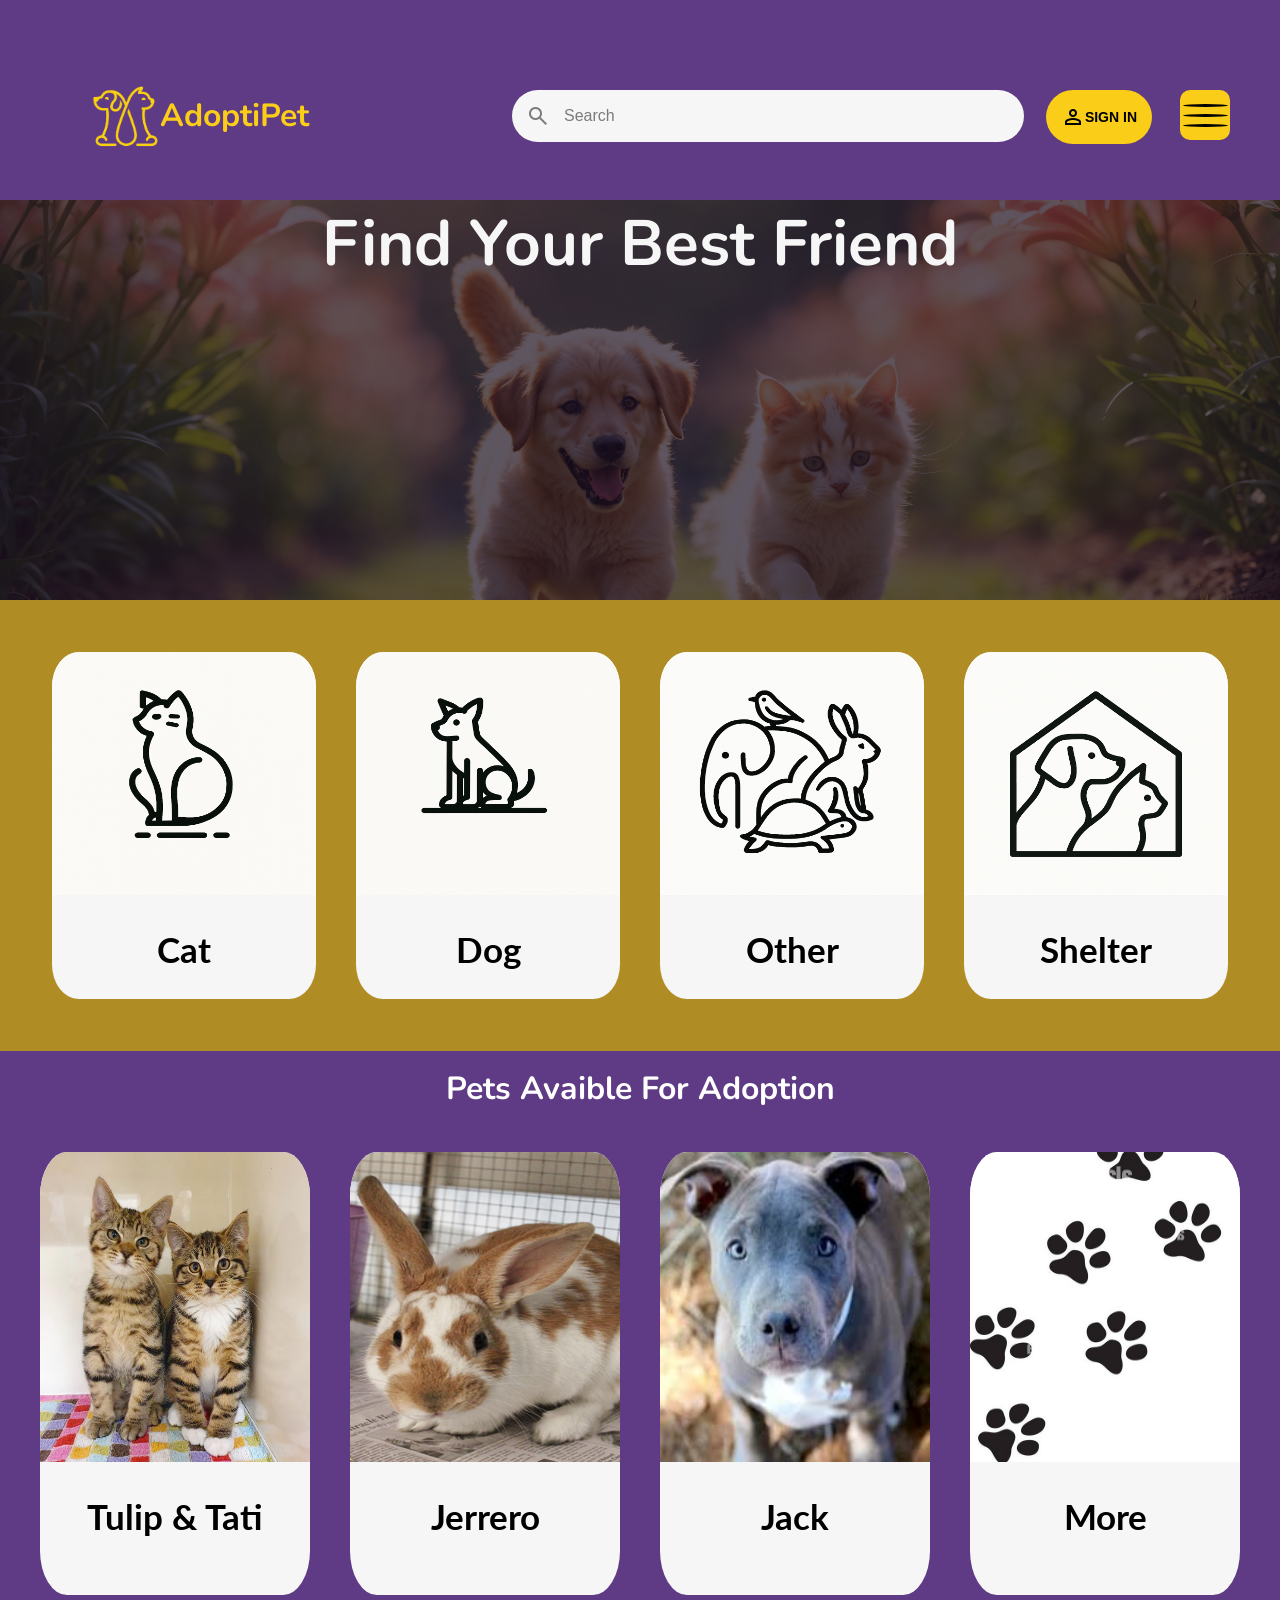
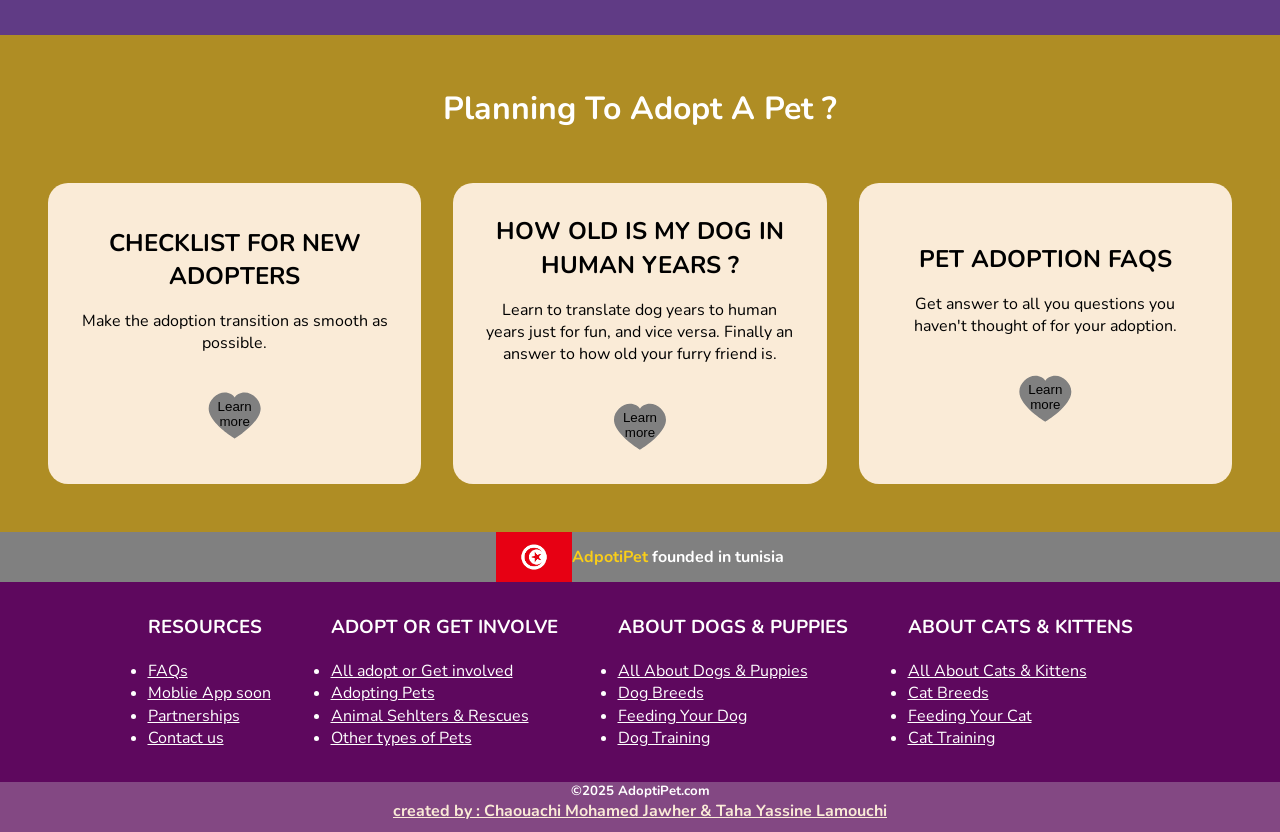
<file: html/index.html>
<html lang="en">
<head>
    <meta charset="UTF-8">
    <meta name="viewport" content="width=device-width, initial-scale=1.0">
    <link rel="stylesheet" href="../css/style.css">
    <title>AdoptiPet</title>
    <link rel="preconnect" href="https://fonts.googleapis.com">
    <link rel="preconnect" href="https://fonts.gstatic.com" crossorigin>
    <link href="https://fonts.googleapis.com/css2?family=Delius&family=Nunito:ital,wght@0,200..1000;1,200..1000&family=Poppins:ital,wght@0,100;0,200;0,300;0,400;0,500;0,600;0,700;0,800;0,900;1,100;1,200;1,300;1,400;1,500;1,600;1,700;1,800;1,900&family=Roboto:ital,wght@0,100..900;1,100..900&display=swap" rel="stylesheet">
    <link rel="stylesheet" href="https://fonts.googleapis.com/css2?family=Material+Symbols+Outlined" />
    <link href="https://fonts.googleapis.com/css2?family=Dancing+Script:wght@600&display=swap" rel="stylesheet">
    <link href="https://fonts.googleapis.com/css2?family=Lato:ital,wght@0,100;0,300;0,400;0,700;0,900;1,100;1,300;1,400;1,700;1,900&display=swap" rel="stylesheet">
    <link rel="stylesheet" href="../css/calculator.css">
</head>
<body>
    <header>
        <section>
            <div class="sign-in">
                <span class="person material-symbols-outlined">person</span>    
                <button class="sign-in-btn" id="lgin">SIGN IN</button>
            </div>
            <div class="logo">
                <img class="logo-pic" src="../img/logo-nobg.png" >
                <h1 class="txt">AdoptiPet</h1>
            </div>
            <form >
            <div class="search">
                <span class="search-icon material-symbols-outlined">search</span>
                <input class="search-input" type="search" placeholder="Search">
            </div>
            </form>
            <div class="menu-wrap">
                <input type="checkbox" class="toggler">
                <div class="hamburger">
                    <div></div>
                </div>
                <div class="menu">
                    <div>
                        <div>
                            <ul>
                                <li><a href="">Home</a></li>
                                <li><a href="">Cats</a></li>
                                <li><a href="">Dogs</a></li>
                                <li><a href="">My Pets</a></li>
                            </ul>
                        </div>
                    </div>
                </div>
            </div>
        </section> 
    </header>
    <section>
            <div class="text">
                <h1>find your best friend</h1>
                <div class="pic"></div> 
            </div>
            <div class="Animals">
                <div class="four">
                    <div class="shadowBg"></div>
                    <div class="img-container"><img src="../img/cat1.png" alt=""><h3>cat</h3><div class="line"></div></div>
                    <div class="img-container"><img src="../img/kalleb2.png" alt=""><h3>dog</h3><div class="line"></div></div>
                    <div class="img-container"><img src="../img/others.png" alt=""><h3>other</h3><div class="line"></div></div>
                    <div class="img-container" ><img src="../img/shelter.png" alt="" ><h3>shelter</h3><div class="line"></div></div>
                </div>
            </div>
    </section>
    <section class="available">
       
        <div class="section2">
            
            <h1> Pets Avaible for Adoption </h1>
            <div class="grid-container">
                
                <div class="img-container"><img src="../img/adoptionCats.jpg" alt=""><h3>tulip & Tati</h3><div class="line"></div></div>
                <div class="img-container"><img src="../img/adoptionRabit.jpg" alt=""><h3>jerrero</h3><div class="line"></div></div>
                <div class="img-container"><img src="../img/adoptionPit2.jpeg" alt=""><h3>jack</h3><div class="line"></div></div>   
                <div class="img-container" id="petsAdpt"><img src="../img/pawimg5.jpg" alt=""><h3>more</h3><div class="line"></div></div>           
            </div>
         </div>
    </section>
    <section class="trivia">
        
        <div class="article-space">
            
            <div class="section_article_title">
                <h1>Planning To Adopt a Pet ?</h1>
            </div>
            <div class="articles">
                <div class="article-1">
                    <h2>CHECKLIST FOR NEW ADOPTERS</h2>
                    <P>Make the adoption transition as smooth as possible. </P>
                    <button>Learn more</button>
                </div>
                <div class="article-1 calcDog">
                    <h2>HOW OLD IS MY DOG IN HUMAN YEARS ?</h2>
                    <P>Learn to translate dog years to human years just for fun, and vice versa. Finally an answer to how old your furry friend is.</P>
                    <button>Learn more</button>
                </div>
                <div class="article-1">
                    <h2>PET ADOPTION FAQS</h2>
                    <P>Get answer to all you questions you haven't thought of for your adoption. </P>
                    <button>Learn more</button>
                </div>
            </div>
            <div class="shadowBg"></div>
        </div>
    </section>
    <script src="../js/dogAge.js"></script>
    <footer>
            <div class="tunisia">
                <img src="../img/tunisia.webp" alt="">
                <h4><span>AdpotiPet</span> founded in tunisia</h4>
            </div>
            <div class="fin">
                <div class="pp">
                    <h3>RESOURCES</h3>
                    <ul>
                        <li><a href="">FAQs</a></li>
                        <li><a href="">Moblie App soon</a></li>
                        <li><a href="">Partnerships</a></li>
                        <li><a href="">Contact us</a></li>

                    </ul>
                </div>
                <div class="pp">
                    <h3>ADOPT OR GET INVOLVE</h3>
                    <ul>
                        <li><a href="">All adopt or Get involved</a></li>
                        <li><a href="">Adopting Pets</a></li>
                        <li><a href="">Animal Sehlters & Rescues</a></li>
                        <li><a href="">Other types of Pets</a></li>

                    </ul>
                </div>
                <div class="pp">
                    <h3>ABOUT DOGS & PUPPIES</h3>
                    <ul>
                        <li><a href="">All About Dogs & Puppies</a></li>
                        <li><a href="">Dog Breeds</a></li>
                        <li><a href="">Feeding Your Dog</a></li>
                        <li><a href="">Dog Training</a></li>

                    </ul>
                </div>
                <div class="pp">
                    <h3>ABOUT CATS & KITTENS</h3>
                    <ul>
                        <li><a href="">All About Cats & Kittens </a></li>
                        <li><a href="">Cat Breeds</a></li>
                        <li><a href="">Feeding Your Cat</a></li>
                        <li><a href="">Cat Training</a></li>

                    </ul>
                </div>
            </div>
            <div class="last">
                <h5>©2025 AdoptiPet.com</h5>
                <h4>created by : Chaouachi Mohamed Jawher & Taha Yassine Lamouchi</h4>
            </div>
    </footer>
    <script src="../js/main.js"></script>
    

</body>
</html>
</file>
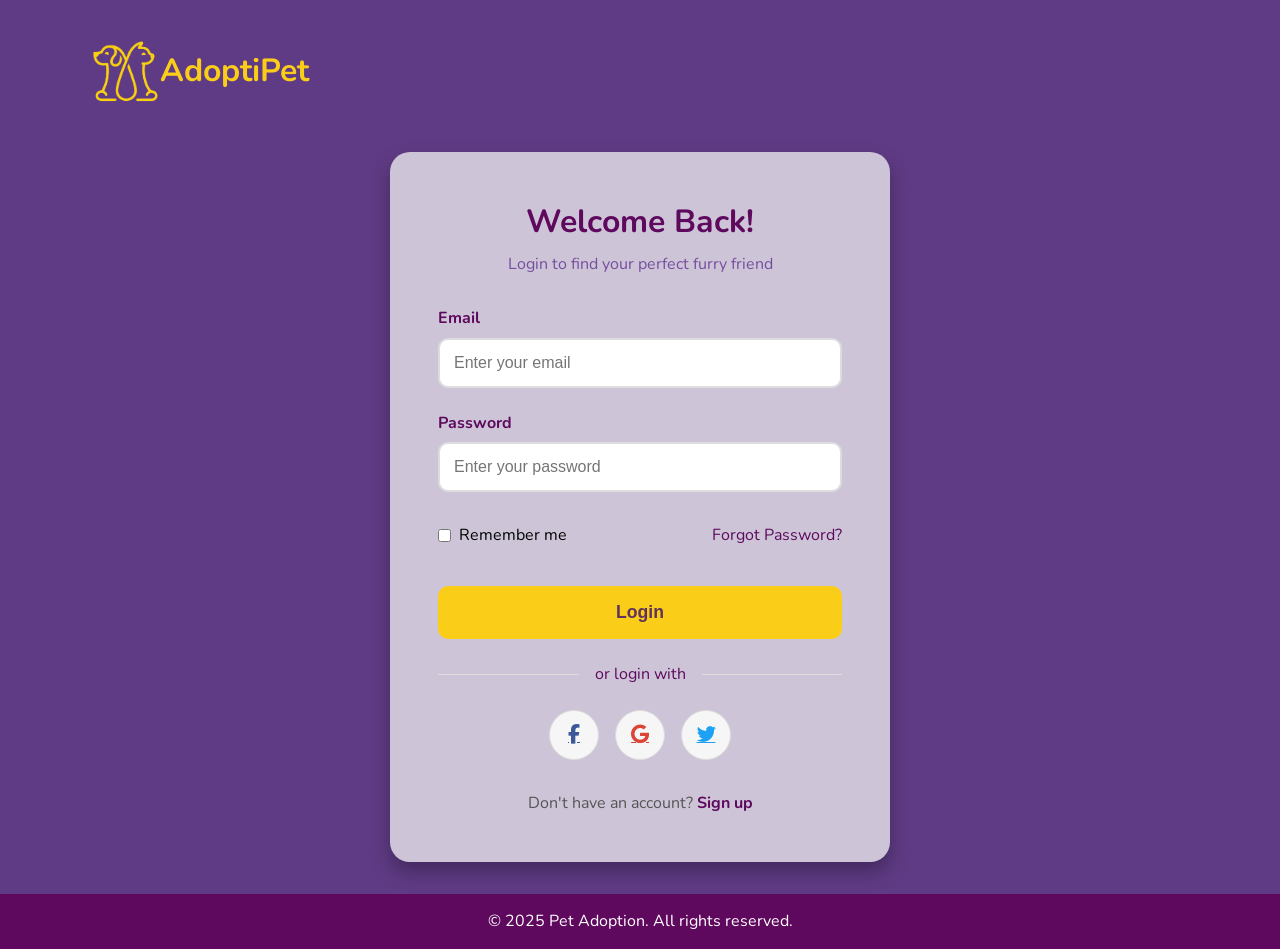
<file: html/login.html>
<!DOCTYPE html>
<html lang="en">
<head>
    <meta charset="UTF-8">
    <meta name="viewport" content="width=device-width, initial-scale=1.0">
    <title>Pet Adoption - Login</title>
    <link href="https://fonts.googleapis.com/css2?family=Nunito:wght@400;700&display=swap" rel="stylesheet">
    <link rel="stylesheet" href="https://cdnjs.cloudflare.com/ajax/libs/font-awesome/6.4.0/css/all.min.css">
    <link rel="stylesheet" href="../css/login.css">
</head>
<body>
    <header>
        <div class="logo">
            <img src="../img/logo-nobg.png" alt="Pet Adoption Logo" class="logo-pic">
            <h1>AdoptiPet</h1>
        </div>
    </header>

    <div class="main-content">
        <div class="login-container">
            <div class="login-header">
                <h2>Welcome Back!</h2>
                <p>Login to find your perfect furry friend</p>
            </div>

            <form class="login-form" action="../php/loginValidation.php" method="POST">
                <div class="form-group">
                    <label for="email">Email</label>
                    <input type="email" id="email" name="email" required placeholder="Enter your email">
                </div>

                <div class="form-group">
                    <label for="password">Password</label>
                    <input type="password" id="password" name="password" required placeholder="Enter your password">
                </div>

                <div class="form-options">
                    <div class="remember-me">
                        <input type="checkbox" id="remember" name="remember">
                        <label for="remember">Remember me</label>
                    </div>
                    <a href="#">Forgot Password?</a>
                </div>

                <button type="submit" class="login-btn">Login</button>
            </form>

            <div class="divider">
                <a href="../html/signup.html">or login with</a>
            </div>

            <div class="social-login">
                <a href="#" class="social-btn fb">
                    <i class="fab fa-facebook-f"></i>
                </a>
                <a href="#" class="social-btn google">
                    <i class="fab fa-google"></i>
                </a>
                <a href="#" class="social-btn twitter">
                    <i class="fab fa-twitter"></i>
                </a>
            </div>

            <div class="signup-link">
                Don't have an account? <a href="signup.html">Sign up</a>
            </div>
        </div>
    </div>
    <div id="error-popup" class="error-popup">
        <div class="error-popup-content">
            <div class="error-header">
                <h3><i class="fas fa-exclamation-circle"></i> Oops! There was a problem</h3>
                <span class="close-btn">&times;</span>
            </div>
            <div class="error-body">
                <ul class="error-list">

                </ul>
            </div>
        </div>
    </div>
    
    <script>
        document.addEventListener("DOMContentLoaded", function() {
            var errorPopup = document.getElementById("error-popup");
        
            var closeBtn = document.querySelector(".close-btn");
            closeBtn.addEventListener("click", function() {
                errorPopup.classList.remove("show");
                setTimeout(function() {
                    errorPopup.style.display = "none";
                }, 300);
            });
    
            setTimeout(function() {
                errorPopup.classList.remove("show");
                setTimeout(function() {
                    errorPopup.style.display = "none";
                }, 300);
            }, 8000);
        });
    </script>
    
    <link rel="stylesheet" href="../css/error.css">

    <footer>
        <p>&copy; 2025 Pet Adoption. All rights reserved.</p>
    </footer>
    <script src="../js/thrd.js"></script>
</body>
</html>
</file>
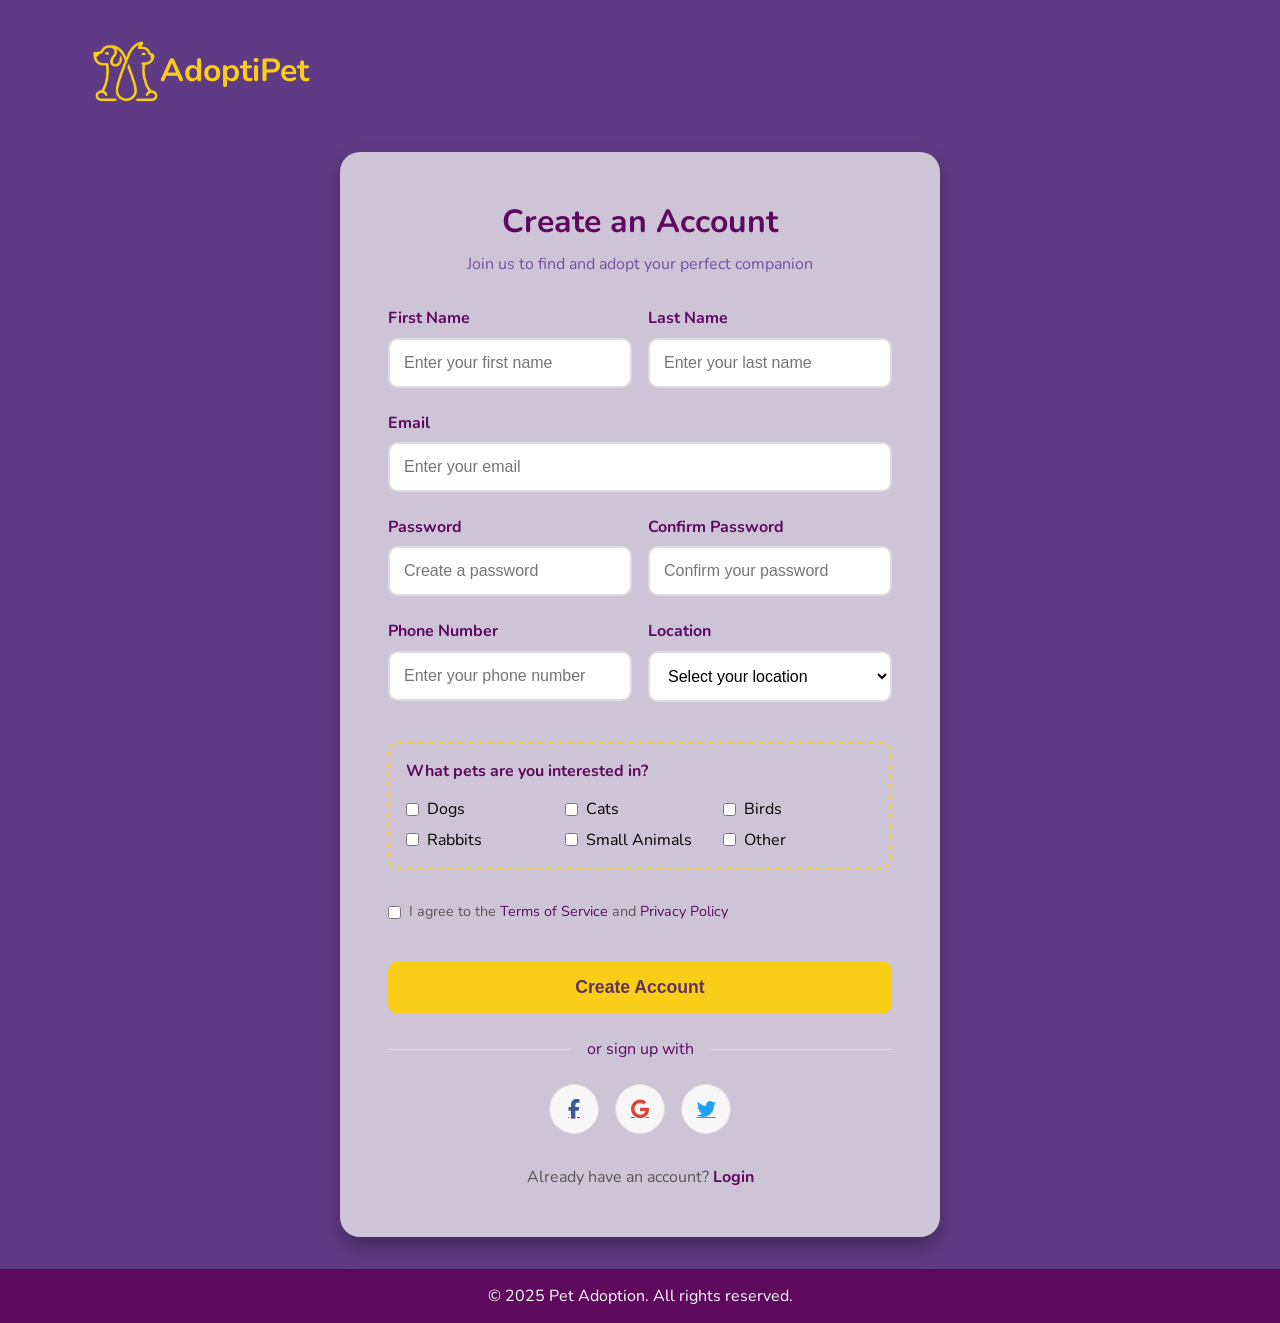
<file: html/signup.html>
<!DOCTYPE html>
<html lang="en">
<head>
    <meta charset="UTF-8">
    <meta name="viewport" content="width=device-width, initial-scale=1.0">
    <title>Pet Adoption - Sign Up</title>
    <link href="https://fonts.googleapis.com/css2?family=Nunito:wght@400;700&display=swap" rel="stylesheet">
    <link rel="stylesheet" href="https://cdnjs.cloudflare.com/ajax/libs/font-awesome/6.4.0/css/all.min.css">
    <link rel="stylesheet" href="../css/signup.css">

</head>
<body>
    <header>
        <div class="logo">
            <img src="../img/logo-nobg.png" alt="Pet Adoption Logo" class="logo-pic">
            <h1>AdoptiPet</h1>
        </div>
    </header>

    <div class="main-content">
        <div class="signup-container">
            <div class="signup-header">
                <h2>Create an Account</h2>
                <p>Join us to find and adopt your perfect companion</p>
            </div>

            <form class="signup-form" action="../php/signupValidation.php" method="POST">
                <div class="form-row">
                    <div class="form-group">
                        <label for="first-name">First Name</label>
                        <input type="text" id="first-name" name="first-name" required placeholder="Enter your first name">
                    </div>

                    <div class="form-group">
                        <label for="last-name">Last Name</label>
                        <input type="text" id="last-name" name="last-name" required placeholder="Enter your last name">
                    </div>
                </div>

                <div class="form-group">
                    <label for="email">Email</label>
                    <input type="email" id="email" name="email" required placeholder="Enter your email">
                </div>

                <div class="form-row">
                    <div class="form-group">
                        <label for="password">Password</label>
                        <input type="password" id="password" name="password" required placeholder="Create a password">
                    </div>

                    <div class="form-group">
                        <label for="confirm-password">Confirm Password</label>
                        <input type="password" id="confirm-password" name="confirm-password" required placeholder="Confirm your password">
                    </div>
                </div>

                <div class="form-row">
                    <div class="form-group">
                        <label for="phone">Phone Number</label>
                        <input type="tel" id="phone" name="phone" placeholder="Enter your phone number" required>
                    </div>

                    <div class="form-group">
                        <label for="location">Location</label>
                        <select id="location" name="location">
                            <option value="" disabled selected>Select your location</option>
                            <option value="tunis">Tunis</option>
                            <option value="sfax">Sfax</option>
                            <option value="sousse">Sousse</option>
                            <option value="other">Other</option>
                        </select>
                    </div>
                </div>

                <div class="pet-preference">
                    <div class="preference-title">What pets are you interested in?</div>
                    <div class="checkbox-group">
                        <div class="checkbox-item">
                            <input type="checkbox" id="dogs" name="pet-preference" value="dogs">
                            <label for="dogs">Dogs</label>
                        </div>
                        <div class="checkbox-item">
                            <input type="checkbox" id="cats" name="pet-preference" value="cats">
                            <label for="cats">Cats</label>
                        </div>
                        <div class="checkbox-item">
                            <input type="checkbox" id="birds" name="pet-preference" value="birds">
                            <label for="birds">Birds</label>
                        </div>
                        <div class="checkbox-item">
                            <input type="checkbox" id="rabbits" name="pet-preference" value="rabbits">
                            <label for="rabbits">Rabbits</label>
                        </div>
                        <div class="checkbox-item">
                            <input type="checkbox" id="small-animals" name="pet-preference" value="small-animals">
                            <label for="small-animals">Small Animals</label>
                        </div>
                        <div class="checkbox-item">
                            <input type="checkbox" id="other-pets" name="pet-preference" value="other">
                            <label for="other-pets">Other</label>
                        </div>
                    </div>
                </div>

                <div class="terms">
                    <input type="checkbox" id="terms" name="terms" required>
                    <label for="terms">I agree to the <a href="#">Terms of Service</a> and <a href="#">Privacy Policy</a></label>
                </div>

                <button type="submit" class="signup-btn" id="signup-btn">Create Account</button>
            </form>

            <div class="divider">
                <span>or sign up with</span>
            </div>

            <div class="social-signup">
                <a href="#" class="social-btn fb">
                    <i class="fab fa-facebook-f"></i>
                </a>
                <a href="#" class="social-btn google">
                    <i class="fab fa-google"></i>
                </a>
                <a href="#" class="social-btn twitter">
                    <i class="fab fa-twitter"></i>
                </a>
            </div>

            <div class="login-link">
                Already have an account? <a href="login.html">Login</a>
            </div>
        </div>
    </div>
    <div id="error-popup" class="error-popup">
        <div class="error-popup-content">
            <div class="error-header">
                <h3><i class="fas fa-exclamation-circle"></i> Oops! There was a problem</h3>
                <span class="close-btn">&times;</span>
            </div>
            <div class="error-body">
                <ul class="error-list">

                </ul>
            </div>
        </div>
    </div>
    
    <script>
        document.addEventListener("DOMContentLoaded", function() {
            var errorPopup = document.getElementById("error-popup");
        
            var closeBtn = document.querySelector(".close-btn");
            closeBtn.addEventListener("click", function() {
                errorPopup.classList.remove("show");
                setTimeout(function() {
                    errorPopup.style.display = "none";
                }, 300);
            });
    
            setTimeout(function() {
                errorPopup.classList.remove("show");
                setTimeout(function() {
                    errorPopup.style.display = "none";
                }, 300);
            }, 8000);
        });
    </script>
    
    <link rel="stylesheet" href="../css/error.css">

    <footer>
        <p>&copy; 2025 Pet Adoption. All rights reserved.</p>
    </footer>
    <script src="../js/scnd.js"></script>
</body>
</html>
</file>
<file: css/style.css>
:root{
    --primarycolor:rgba(230, 227, 233, 0.818);
    --padding:14px;
    --taille:14px;
    --asfer:#face18;
    --asfer-ghama9: rgba(250, 206, 24, 0.8);

}

*{
    box-sizing: border-box;
    padding: 0;
    margin: 0;
}
body{
    font-family: 'nunito' ,sans-serif;
    line-height: 1.4;
    background-color: rgba(62, 16, 107, 0.818);
}
header{
    height: 200px;
    position: relative;

}
h1{
    text-transform: capitalize;
}
.sign-in{
    right: 10vw;
    top: 10vh;
    position: absolute;
    display: flex;
    width: max-content;
    background-color: var(--asfer);
    padding: 15px;
    border-radius: 50px;
    cursor: pointer;
    transition: transform 0.3s ease, box-shadow 0.3s ease;
}

.greeting{
    text-decoration: none;
    color: black;

}
.sign-in-btn{
    background-color: var(--asfer);
    border: none;
    outline: none;
    font-size:var(--taille) ;
    font-weight: bold;
    cursor: pointer;
}
.sign-in:hover{
    transform: scale(1.1); 
    box-shadow: 0 10px 20px rgba(0, 0, 0, 0.3); 
}
.search{
    position: absolute;
    top: 10vh;
    right: 20vw;
    width: 40vw;
    display: flex;
    align-items: center;
    padding: var(--padding);
    border-radius: 28px;
    background-color: #f6f6f6;
    transition: background 0.25s, box-shadow 0.25s;
}
.search:focus-within{
    background-color: #f2f2f2f2;
    box-shadow: 0 0 2px rgba(0,0,0,0.75);
}
.search-input{
    width: 90%;
    font-size: 16px;
    color: #333333;
    margin-left: var(--padding);
    border: none;
    outline: none;
    background: transparent;
}
.search-input::placeholder,.search-icon{
    color: rgba(0,0,0,0.5);
}

.logo{
    position: absolute;
    display: flex;
    left: 7vw;
    top: 9vh;
}
.logo-pic{
    width: 70px;
    height: 70px;
    top: 0;
}
.logo h1{
    color: #face18;
    align-items: center;
    justify-content: center;
    display: flex;
    font-weight: bold;
    font-size: 2em;
}

.menu-wrap{
    position: fixed;
    left: 0;
    right: 0;
    z-index: 4;
}
.toggler{
    z-index: 5;
    position: absolute;
    top: 10vh;
    right: 50px;
    height: 50px;
    width: 50px;
    opacity: 0;
    cursor: pointer;
}

.hamburger{
    z-index: 4;
    position: absolute;
    top: 10vh;
    right: 50px;
    width: 50px;
    height: 50px;
    background-color: var(--asfer);
    display: flex;
    border-radius: 20%;
    align-items: center;
    justify-content: center;
}
.hamburger > div {
    position: relative;
    width: 90%;
    height: 3px;
    background-color: black;
    transition: all 0.4s ease;
    border-radius: 50%;
}

.hamburger > div::before, .hamburger > div::after{
    content: '';
    position: absolute;
    width: 100%;
    height: 3px;
    top: -10px;
    background-color: black;
    border-radius: 50%;
}

.hamburger > div::after{
    top: 10px;
}

.toggler:checked + .hamburger > div{
    transform: rotate(135deg);
}
.toggler:checked + .hamburger > div::before, .toggler:checked + .hamburger > div::after{
    top: 0;
    transform: rotate(90deg);
}

.toggler:checked:hover + .hamburger > div{
    transform: rotate(225deg);
}

.toggler:checked ~ .menu{
    visibility: visible;

}
.toggler:checked ~ .menu >div{
    transform: scale(1);
    transition-duration: var(0.4s);
}
.toggler:checked ~ .menu >div >div{
    opacity: 1;
    transform:opacity 0.4s ease ;

}
.menu {
    position: fixed;
    background-color: rgba(51, 7, 91, 0.9);
    width: 100%;
    height: 100%;
    display: flex;
    justify-content: center;
    align-items: center;
    overflow: hidden;
    visibility: hidden;
}
.menu >div{
    background-color: rgba(99, 51, 147, 0.818);
    border-radius: 30%;
    width: 90%;
    height: 100%;
    z-index: 10;
    display: flex;
    justify-content: center;
    align-items: center;
    transition: all 0.4s ease;
    transform: scale(0);

}

.menu >div >div{
    text-align: center;
    max-width: 90vw;
    max-height: 100vh;
    opacity: 0;
    transition: opacity 0.4s ease;    

}

.menu >div >div >ul{
    z-index: 10;
    position: relative;
}

.menu >div >div >ul >li{
    list-style: none;
    color: white;
    font-size: 1.5rem;
    padding: 1rem;
    z-index: 10;
    position: relative;
}

.menu >div >div >ul >li>a{
    z-index: 10;
    position: relative;
    text-decoration: none;
    color: white;
    transition: color 0.3s ease, transform 0.3s ease;
}

.menu >div >div >ul >li >a:hover{
    color: black;
    transform: scale(1.05);
}
.text{
    position: relative;
    height: 400px;
    display: flex;
    justify-content: center;
    
    background-color: rgba(0,0,0,0.5);

}

.logo .txt{
    cursor: pointer;
}

.pic {
    position: absolute;
    top: 0;
    left: 0;
    width: 100%;
    height: 100%;
    background-image: url("../img/puppy-kiteen.jpg");
    background-size: cover;  
    background-position: center; 
    opacity: 0.6;
    z-index: -1;
}
.text h1{
    font-size: 5vw;
    z-index: 0;
    color: #f6f6f6;
    align-items: center;
    top: 10%;
    height: max-content;
}
.shadowBg{
    position: absolute;
    top: 0;
    left: 0;
    width: 100%;
    height: 100%;
    background-color: rgba(0, 0, 0, 0.2); 
    z-index: 0; 
    transition: all 0.3s ease;
}
.four{
    width: 100%;
    position: relative;
    background-color: rgba(250, 206, 24, 0.8);
    display: grid;
    grid-template-columns: repeat(auto-fit, minmax(300px, 1fr));
    padding: 2em;
}

.article-space{
    position: relative;
}
.section_article_title, .articles{
    z-index: 1;
    position: relative;
}






.line {
    background-image: linear-gradient(90deg,rgb(0,183,255), rgb(255,48,255));
    height: 4px;
    width: 0;
    border-radius: 5px;
    margin: 0 auto;
    transition: width 0.5s ease-out;
    z-index: 10;
    
}

.img-container:hover .line{
    width: 24.67vmin;
}



.grid-container{
    display: grid;
    grid-template-columns: repeat(auto-fit, minmax(300px, 1fr));
    margin: 20px;
    
}
.img-container{
    display: flex;
    border-radius: 10%;
    background-color: #f6f6f6;
    margin: 20px;
    padding: 0;
    overflow: hidden;
    position: relative;
    flex-direction: column;
    cursor: pointer;
    z-index: 2;
    border: 0 black solid;
    transition: transform 0.3s ease, box-shadow 0.3s ease,border-width 0.25s ease-in;
}
.img-container:hover{
    transform: scale(1.1);
    box-shadow: 0 10px 20px rgba(0, 0, 0, 0.3); 
    border-width:3px ;
    
}
.img-container img{
    width: 100%;
    height: 70%; 
    border-top-left-radius: 10%;
    border-top-right-radius: 10%;
}
.img-container h3{
    padding-top: 30px;
    text-align: center;
    font-size: 2.2em;
    text-transform: capitalize;
    font-family: 'Lato', sans-serif;;
}

.section2 a{
    font-size: 2em;
    display: block;
    margin: 20px;
    text-align: center;
    color: #f6f6f6;
    text-decoration: none;
    text-decoration-color: var(--asfer); 
    transition: transform 0.3s ease;
}





a:hover{
    transform: scale(1.2);  
}

.article-space {
    padding: 1rem;
    background-color: var(--asfer-ghama9);
}
.section_article_title{
    height: 100px;
    text-align: center;
    display: flex;
    justify-content: center;
    align-items: center;
}
.section_article_title >h1, .section2>h1{
    color: white;
    text-decoration: none;
    justify-content: center;
    text-align: center;
    margin-top: 1rem;
    font-size: 2rem;
    transition: transform 0.3s ease;
}
.section2>h1{
    color: white;
}
.section_article_title >h1:hover,.section2>h1:hover{
    transform: scale(1.2);  

}
.articles {
    display: grid;
    grid-template-columns: repeat(auto-fit, minmax(300px, 1fr));
    gap: 2rem;
    padding: 2em;

}
.article-1 {
    background-color: antiquewhite;
    border-radius: 20px;
    padding: 2rem;
    display: flex;
    flex-direction: column;
    align-items: center;
    justify-content: center;
    text-align: center;
    transition: transform 0.3s ease, box-shadow 0.3s ease;
}

.article-1 h2 {
    margin-bottom: 1rem;
    font-size: 1.5rem;
}

.article-1 p {
    margin-bottom: 2rem;
    font-size: 1rem;
}

.article-1:hover {
    transform: scale(1.05);
    box-shadow: 0 10px 20px rgba(0, 0, 0, 0.3);

}

 

.article-1 button {
    width: 60px;
    height: 54px;
    background-color: grey;
    clip-path: path("M30 52s-26-15.6-26-30C4 13.4 12.4 6 20 6c5 0 8.4 2.4 10 5 1.6-2.6 5-5 10-5 7.6 0 16 7.4 16 16 0 14.4-26 30-26 30z");
    cursor: pointer;
    transition: background-color 0.35s ease-in-out, color 0.3s ease;
}


footer{
    background-color: rgb(94, 8, 94);
    position: relative;
}
.tunisia{
    height: 50px;
    background-color: gray;
    display: flex;
    justify-content: center;
    align-items: center;
}
.tunisia img{
    height: 50px;
}
.tunisia span{
    color: var(--asfer);
}
.tunisia h4{
    color: white;
}
.fin{
    height: 200px;
    display: flex;
    justify-content: center;
    align-items: center;
}
.pp{
    margin: 30px;
    color: white;
}
.pp h3{
    margin-bottom: 20px;
}
.pp a{
    color: white;
}
.last{
    position: relative;
    display: flex;
    height: 50px;
    background-color: rgb(131, 72, 131);
    align-items: center;
    flex-direction: column;
}
.last h5{
    color: white;
}
.last h4{
    color: antiquewhite;
    text-decoration: underline;
}

.article-1 button:hover {
    background-color: red;
    color:white
}



@media screen and (max-width: 1024px) {
    header {
        height: 200px;
    }
    
    .logo {
        left: 5vw;
        top: 8vh;
    }
    
    .search {
        width: 20vw;
        right: 30vw;
        top: 10vh;
    }
    
    .sign-in {
        right: 15vw;
        top: 10vh;
    }
    
    .hamburger, .toggler {
        top: 10vh;
    }
    
    .text h1 {
        font-size: 6vw;
    }
    
    .grid-container {
        grid-template-columns: repeat(2, 1fr);
    }
    .fin{
        height: auto;
    }
}


@media screen and (max-width: 767px) {
    header {
        height: 350px;
    }
    
    .logo {
        flex-direction: column;
        align-items: center;
        left: 50%;
        transform: translateX(-50%);
        top: 3vh;
    }
    
    .logo h1 {
        font-size: 1.5em;
    }
    
    .logo-pic {
        width: 50px;
        height: 50px;
    }
    
    .search {
        width: 80vw;
        right: 50%;
        transform: translateX(50%);
        top: 20vh;
    }
    
    .sign-in {
        top: 35vh;
        right: 50%;
        transform: translateX(50%);
        padding: 10px;
    }
    
    .hamburger, .toggler {
        top: 5vh;
        right: 30px;
    }
    
    .text h1 {
        font-size: 9vw;
    }
    
    .section_article_title > h1 {
        font-size: 1.5rem;
    }
    
    .fin {
        flex-direction: column;
        height: auto;
        padding: 20px 0;
    }
    
    .pp {
        margin: 15px 0;
        text-align: center;
    }
}
</file>
<file: css/calculator.css>
.modal {
    display: none;
    position: fixed;
    top: 0;
    left: 0;
    width: 100%;
    height: 100%;
    background-color: rgba(0, 0, 0, 0.7);
    z-index: 1000;
    justify-content: center;
    align-items: center;
    animation: fadeIn 0.3s ease-out;
}

.modal-content {
    background-color: #f6f6f6;
    width: 90%;
    max-width: 500px;
    border-radius: 20px;
    padding: 2rem;
    box-shadow: 0 10px 25px rgba(0, 0, 0, 0.5);
    position: relative;
    animation: slideIn 0.4s ease-out;
}


.close-btn {
    position: absolute;
    top: 15px;
    right: 20px;
    font-size: 30px;
    color: rgba(0, 0, 0, 0.5);
    cursor: pointer;
    transition: color 0.3s ease;
}

.close-btn:hover {
    color: #000;
}


.modal-content h2 {
    color: rgb(94, 8, 94);
    margin-bottom: 0.5rem;
    text-align: center;
    font-size: 1.8rem;
}

.modal-content p {
    text-align: center;
    margin-bottom: 1.5rem;
    color: #333;
}


.calculator-form {
    display: flex;
    flex-direction: column;
    gap: 1.5rem;
}

.input-group {
    display: flex;
    flex-direction: column;
    gap: 0.5rem;
}

.input-group label {
    font-weight: 600;
    color: #333;
}

.input-group input {
    padding: 0.8rem;
    border-radius: 50px;
    border: 2px solid rgba(99, 51, 147, 0.3);
    font-family: 'Nunito', sans-serif;
    font-size: 1rem;
    outline: none;
    transition: border-color 0.3s ease, box-shadow 0.3s ease;
}

.input-group input:focus {
    border-color: var(--asfer);
    box-shadow: 0 0 8px rgba(250, 206, 24, 0.4);
}

#calculate-btn {
    background-color: var(--asfer);
    border: none;
    padding: 0.8rem;
    border-radius: 50px;
    font-family: 'Nunito', sans-serif;
    font-weight: bold;
    font-size: 1rem;
    cursor: pointer;
    transition: transform 0.3s ease, box-shadow 0.3s ease;
}

#calculate-btn:hover {
    transform: scale(1.05);
    box-shadow: 0 5px 15px rgba(250, 206, 24, 0.5);
}


.result-container {
    background-color: rgba(99, 51, 147, 0.1);
    padding: 1.5rem;
    border-radius: 15px;
    text-align: center;
}

#result-display {
    font-size: 1.2rem;
    margin-bottom: 0.8rem;
    display: flex;
    align-items: center;
    justify-content: center;
    gap: 0.5rem;
}

.dog-emoji, .human-emoji {
    font-size: 1.8rem;
}

#result-text {
    margin-top: 0.8rem;
    color: rgb(94, 8, 94);
    font-weight: 600;
}

.calculation-note {
    font-size: 0.9rem;
    color: #666;
    margin-top: 0.8rem;
    font-style: italic;
}


body.modal-open {
    overflow: hidden;
}


@keyframes fadeIn {
    from { opacity: 0; }
    to { opacity: 1; }
}

@keyframes slideIn {
    from { transform: translateY(-50px); opacity: 0; }
    to { transform: translateY(0); opacity: 1; }
}

.pulse {
    animation: pulse 0.5s ease-in-out;
}

@keyframes pulse {
    0% { transform: scale(1); }
    50% { transform: scale(1.1); }
    100% { transform: scale(1); }
}


@media screen and (max-width: 767px) {
    .modal-content {
        padding: 1.5rem;
        width: 95%;
    }
    
    .modal-content h2 {
        font-size: 1.5rem;
    }
    
    .close-btn {
        top: 10px;
        right: 15px;
    }
}
</file>
<file: css/login.css>
:root {
    --primarycolor: rgba(230, 227, 233, 0.818);
    --padding: 14px;
    --taille: 14px;
    --asfer: #face18;
    --asfer-ghama9: rgba(250, 206, 24, 0.8);
    --purple-dark: rgba(62, 16, 107, 0.818);
    --purple-medium: rgb(94, 8, 94);
    --purple-light: rgba(99, 51, 147, 0.818);
}

* {
    box-sizing: border-box;
    padding: 0;
    margin: 0;
}

body {
    font-family: 'Nunito', sans-serif;
    line-height: 1.4;
    background-color: var(--purple-dark);
    min-height: 100vh;
    display: flex;
    flex-direction: column;
}


header {
    position: relative;
    height: 120px;
}

.logo {
    position: absolute;
    display: flex;
    left: 7vw;
    top: 4vh;
}

.logo-pic {
    width: 70px;
    height: 70px;
}

.logo h1 {
    color: var(--asfer);
    align-items: center;
    justify-content: center;
    display: flex;
    font-weight: bold;
    font-size: 2em;
    text-transform: capitalize;
}


.main-content {
    flex: 1;
    display: flex;
    justify-content: center;
    align-items: center;
    padding: 2rem;
}

.login-container {
    background-color: var(--primarycolor);
    border-radius: 20px;
    padding: 3rem;
    width: 100%;
    max-width: 500px;
    box-shadow: 0 10px 20px rgba(0, 0, 0, 0.3);
}

.login-header {
    text-align: center;
    margin-bottom: 2rem;
}

.login-header h2 {
    font-size: 2rem;
    color: var(--purple-medium);
    margin-bottom: 0.5rem;
}

.login-header p {
    color: var(--purple-light);
}

.login-form {
    display: flex;
    flex-direction: column;
    gap: 1.5rem;
}

.form-group {
    display: flex;
    flex-direction: column;
    gap: 0.5rem;
}

.form-group label {
    font-weight: bold;
    color: var(--purple-medium);
}

.form-group input {
    padding: var(--padding);
    border: 2px solid #ddd;
    border-radius: 10px;
    font-size: 1rem;
    outline: none;
    transition: border-color 0.3s ease;
}

.form-group input:focus {
    border-color: var(--asfer);
}

.form-options {
    display: flex;
    justify-content: space-between;
    align-items: center;
    margin-top: 0.5rem;
}

.form-options a {
    color: var(--purple-medium);
    text-decoration: none;
    transition: color 0.3s ease;
}

.form-options a:hover {
    color: var(--purple-light);
    text-decoration: underline;
}

.remember-me {
    display: flex;
    align-items: center;
    gap: 0.5rem;
}

.remember-me input {
    accent-color: var(--asfer);
}

.login-btn {
    background-color: var(--asfer);
    color: var(--purple-dark);
    border: none;
    padding: 1rem;
    border-radius: 10px;
    font-size: 1.1rem;
    font-weight: bold;
    cursor: pointer;
    transition: transform 0.3s ease, box-shadow 0.3s ease;
    margin-top: 1rem;
}

.login-btn:hover {
    transform: scale(1.05);
    box-shadow: 0 5px 15px rgba(0, 0, 0, 0.2);
}

.divider {
    display: flex;
    align-items: center;
    margin: 1.5rem 0;
    color: var(--purple-medium);
}

.divider::before,
.divider::after {
    content: "";
    flex: 1;
    height: 1px;
    background-color: #ddd;
}

.divider a {
    padding: 0 1rem;
    color: var(--purple-medium);
    text-decoration: none;
    transition: color 0.3s ease;
}

.social-login {
    display: flex;
    justify-content: center;
    gap: 1rem;
}

.social-btn {
    display: flex;
    align-items: center;
    justify-content: center;
    width: 50px;
    height: 50px;
    border-radius: 50%;
    background-color: #f6f6f6;
    border: 1px solid #ddd;
    font-size: 1.2rem;
    color: #555;
    transition: transform 0.3s ease, box-shadow 0.3s ease;
}

.social-btn:hover {
    transform: scale(1.1);
    box-shadow: 0 5px 15px rgba(0, 0, 0, 0.1);
}

.fb {
    color: #3b5998;
}

.google {
    color: #db4437;
}

.twitter {
    color: #1da1f2;
}

.signup-link {
    text-align: center;
    margin-top: 2rem;
    color: #555;
}

.signup-link a {
    color: var(--purple-medium);
    font-weight: bold;
    text-decoration: none;
    transition: color 0.3s ease;
}

.signup-link a:hover {
    color: var(--purple-light);
    text-decoration: underline;
}


footer {
    background-color: var(--purple-medium);
    color: white;
    text-align: center;
    padding: 1rem;
}

@media screen and (max-width: 768px) {
    .logo {
        left: 50%;
        transform: translateX(-50%);
        top: 2vh;
        flex-direction: column;
        align-items: center;
    }

    .logo h1 {
        font-size: 1.5em;
    }

    .logo-pic {
        width: 50px;
        height: 50px;
    }

    .login-container {
        padding: 2rem;
    }

    .form-options {
        flex-direction: column;
        gap: 1rem;
        align-items: flex-start;
    }
}

@media screen and (max-width: 480px) {
    header {
        height: 150px;
    }

    .main-content {
        padding: 1rem;
    }

    .login-container {
        padding: 1.5rem;
        border-radius: 15px;
    }

    .login-header h2 {
        font-size: 1.5rem;
    }

    .social-login {
        flex-wrap: wrap;
    }
}
</file>
<file: css/error.css>
.error-popup {
    position: fixed;
    top: 20px;
    right: 20px;
    max-width: 400px;
    width: calc(100% - 40px);
    z-index: 1000;
    opacity: 0;
    transform: translateY(-20px);
    transition: opacity 0.3s ease, transform 0.3s ease;
    display: none;
}

.error-popup.show {
    opacity: 1;
    transform: translateY(0);
    display: block;
}

.error-popup-content {
    background-color: var(--primarycolor);
    border-radius: 12px;
    overflow: hidden;
    box-shadow: 0 5px 20px rgba(0, 0, 0, 0.4);
    border-left: 5px solid #ff3860;
}

.error-header {
    background-color: var(--purple-medium);
    color: white;
    padding: 12px 15px;
    display: flex;
    justify-content: space-between;
    align-items: center;
}

.error-header h3 {
    margin: 0;
    font-size: 1.1rem;
    display: flex;
    align-items: center;
    gap: 8px;
}

.error-header .fa-exclamation-circle {
    color: var(--asfer);
}

.close-btn {
    cursor: pointer;
    font-size: 1.5rem;
    font-weight: bold;
    color: var(--asfer);
    transition: color 0.2s ease;
}

.close-btn:hover {
    color: white;
}

.error-body {
    padding: 15px;
}

.error-list {
    margin: 0;
    padding-left: 20px;
}

.error-list li {
    margin-bottom: 8px;
    color: var(--purple-dark);
    font-weight: 500;
}

.error-list li:last-child {
    margin-bottom: 0;
}


@keyframes shake {
    0%, 100% { transform: translateX(0); }
    10%, 30%, 50%, 70%, 90% { transform: translateX(-5px); }
    20%, 40%, 60%, 80% { transform: translateX(5px); }
}

.error-popup.show {
    animation: shake 0.5s cubic-bezier(.36,.07,.19,.97) both;
}


@media screen and (max-width: 768px) {
    .error-popup {
        top: 10px;
        right: 10px;
        max-width: calc(100% - 20px);
        width: calc(100% - 20px);
    }
    
    .error-header h3 {
        font-size: 1rem;
    }
}

@media screen and (max-width: 480px) {
    .error-popup {
        top: 0;
        right: 0;
        left: 0;
        max-width: 100%;
        width: 100%;
        border-radius: 0;
    }
    
    .error-popup-content {
        border-radius: 0;
    }
}
</file>
<file: css/signup.css>
:root {
    --primarycolor: rgba(230, 227, 233, 0.818);
    --padding: 14px;
    --taille: 14px;
    --asfer: #face18;
    --asfer-ghama9: rgba(250, 206, 24, 0.8);
    --purple-dark: rgba(62, 16, 107, 0.818);
    --purple-medium: rgb(94, 8, 94);
    --purple-light: rgba(99, 51, 147, 0.818);
}

* {
    box-sizing: border-box;
    padding: 0;
    margin: 0;
}

body {
    font-family: 'Nunito', sans-serif;
    line-height: 1.4;
    background-color: var(--purple-dark);
    min-height: 100vh;
    display: flex;
    flex-direction: column;
}


header {
    position: relative;
    height: 120px;
}

.logo {
    position: absolute;
    display: flex;
    left: 7vw;
    top: 4vh;
}

.logo-pic {
    width: 70px;
    height: 70px;
}

.logo h1 {
    color: var(--asfer);
    align-items: center;
    justify-content: center;
    display: flex;
    font-weight: bold;
    font-size: 2em;
    text-transform: capitalize;
}


.main-content {
    flex: 1;
    display: flex;
    justify-content: center;
    align-items: center;
    padding: 2rem;
}

.signup-container {
    background-color: var(--primarycolor);
    border-radius: 20px;
    padding: 3rem;
    width: 100%;
    max-width: 600px;
    box-shadow: 0 10px 20px rgba(0, 0, 0, 0.3);
}

.signup-header {
    text-align: center;
    margin-bottom: 2rem;
}

.signup-header h2 {
    font-size: 2rem;
    color: var(--purple-medium);
    margin-bottom: 0.5rem;
}

.signup-header p {
    color: var(--purple-light);
}

.signup-form {
    display: flex;
    flex-direction: column;
    gap: 1.5rem;
}

.form-row {
    display: flex;
    gap: 1rem;
}

.form-group {
    display: flex;
    flex-direction: column;
    gap: 0.5rem;
    flex: 1;
}

.form-group label {
    font-weight: bold;
    color: var(--purple-medium);
}

.form-group input {
    padding: var(--padding);
    border: 2px solid #ddd;
    border-radius: 10px;
    font-size: 1rem;
    outline: none;
    transition: border-color 0.3s ease;
}

.form-group input:focus {
    border-color: var(--asfer);
}

.form-group select {
    padding: var(--padding);
    border: 2px solid #ddd;
    border-radius: 10px;
    font-size: 1rem;
    outline: none;
    transition: border-color 0.3s ease;
    background-color: white;
}

.form-group select:focus {
    border-color: var(--asfer);
}

.terms {
    display: flex;
    align-items: flex-start;
    gap: 0.5rem;
    margin-top: 0.5rem;
}

.terms input {
    margin-top: 5px;
    accent-color: var(--asfer);
}

.terms label {
    color: #555;
    font-size: 0.9rem;
}

.terms a {
    color: var(--purple-medium);
    text-decoration: none;
}

.terms a:hover {
    text-decoration: underline;
}

.signup-btn {
    background-color: var(--asfer);
    color: var(--purple-dark);
    border: none;
    padding: 1rem;
    border-radius: 10px;
    font-size: 1.1rem;
    font-weight: bold;
    cursor: pointer;
    transition: transform 0.3s ease, box-shadow 0.3s ease;
    margin-top: 1rem;
}

.signup-btn:hover {
    transform: scale(1.05);
    box-shadow: 0 5px 15px rgba(0, 0, 0, 0.2);
}

.divider {
    display: flex;
    align-items: center;
    margin: 1.5rem 0;
    color: var(--purple-medium);
}

.divider::before,
.divider::after {
    content: "";
    flex: 1;
    height: 1px;
    background-color: #ddd;
}

.divider span {
    padding: 0 1rem;
}

.social-signup {
    display: flex;
    justify-content: center;
    gap: 1rem;
}

.social-btn {
    display: flex;
    align-items: center;
    justify-content: center;
    width: 50px;
    height: 50px;
    border-radius: 50%;
    background-color: #f6f6f6;
    border: 1px solid #ddd;
    font-size: 1.2rem;
    color: #555;
    transition: transform 0.3s ease, box-shadow 0.3s ease;
}

.social-btn:hover {
    transform: scale(1.1);
    box-shadow: 0 5px 15px rgba(0, 0, 0, 0.1);
}

.fb {
    color: #3b5998;
}

.google {
    color: #db4437;
}

.twitter {
    color: #1da1f2;
}

.login-link {
    text-align: center;
    margin-top: 2rem;
    color: #555;
}

.login-link a {
    color: var(--purple-medium);
    font-weight: bold;
    text-decoration: none;
    transition: color 0.3s ease;
}

.login-link a:hover {
    color: var(--purple-light);
    text-decoration: underline;
}


.pet-preference {
    border: 2px dashed var(--asfer-ghama9);
    border-radius: 10px;
    padding: 1rem;
    margin-top: 1rem;
}

.preference-title {
    margin-bottom: 1rem;
    color: var(--purple-medium);
    font-weight: bold;
}

.checkbox-group {
    display: grid;
    grid-template-columns: repeat(3, 1fr);
    gap: 0.5rem;
}

.checkbox-item {
    display: flex;
    align-items: center;
    gap: 0.5rem;
}

.checkbox-item input {
    accent-color: var(--asfer);
}


footer {
    background-color: var(--purple-medium);
    color: white;
    text-align: center;
    padding: 1rem;
}


@media screen and (max-width: 768px) {
    .logo {
        left: 50%;
        transform: translateX(-50%);
        top: 2vh;
        flex-direction: column;
        align-items: center;
    }

    .logo h1 {
        font-size: 1.5em;
    }

    .logo-pic {
        width: 50px;
        height: 50px;
    }

    .signup-container {
        padding: 2rem;
    }

    .form-row {
        flex-direction: column;
        gap: 1.5rem;
    }

    .checkbox-group {
        grid-template-columns: repeat(2, 1fr);
    }
}

@media screen and (max-width: 480px) {
    header {
        height: 150px;
    }

    .main-content {
        padding: 1rem;
    }

    .signup-container {
        padding: 1.5rem;
        border-radius: 15px;
    }

    .signup-header h2 {
        font-size: 1.5rem;
    }

    .checkbox-group {
        grid-template-columns: 1fr;
    }

    .social-signup {
        flex-wrap: wrap;
    }
}
</file>
